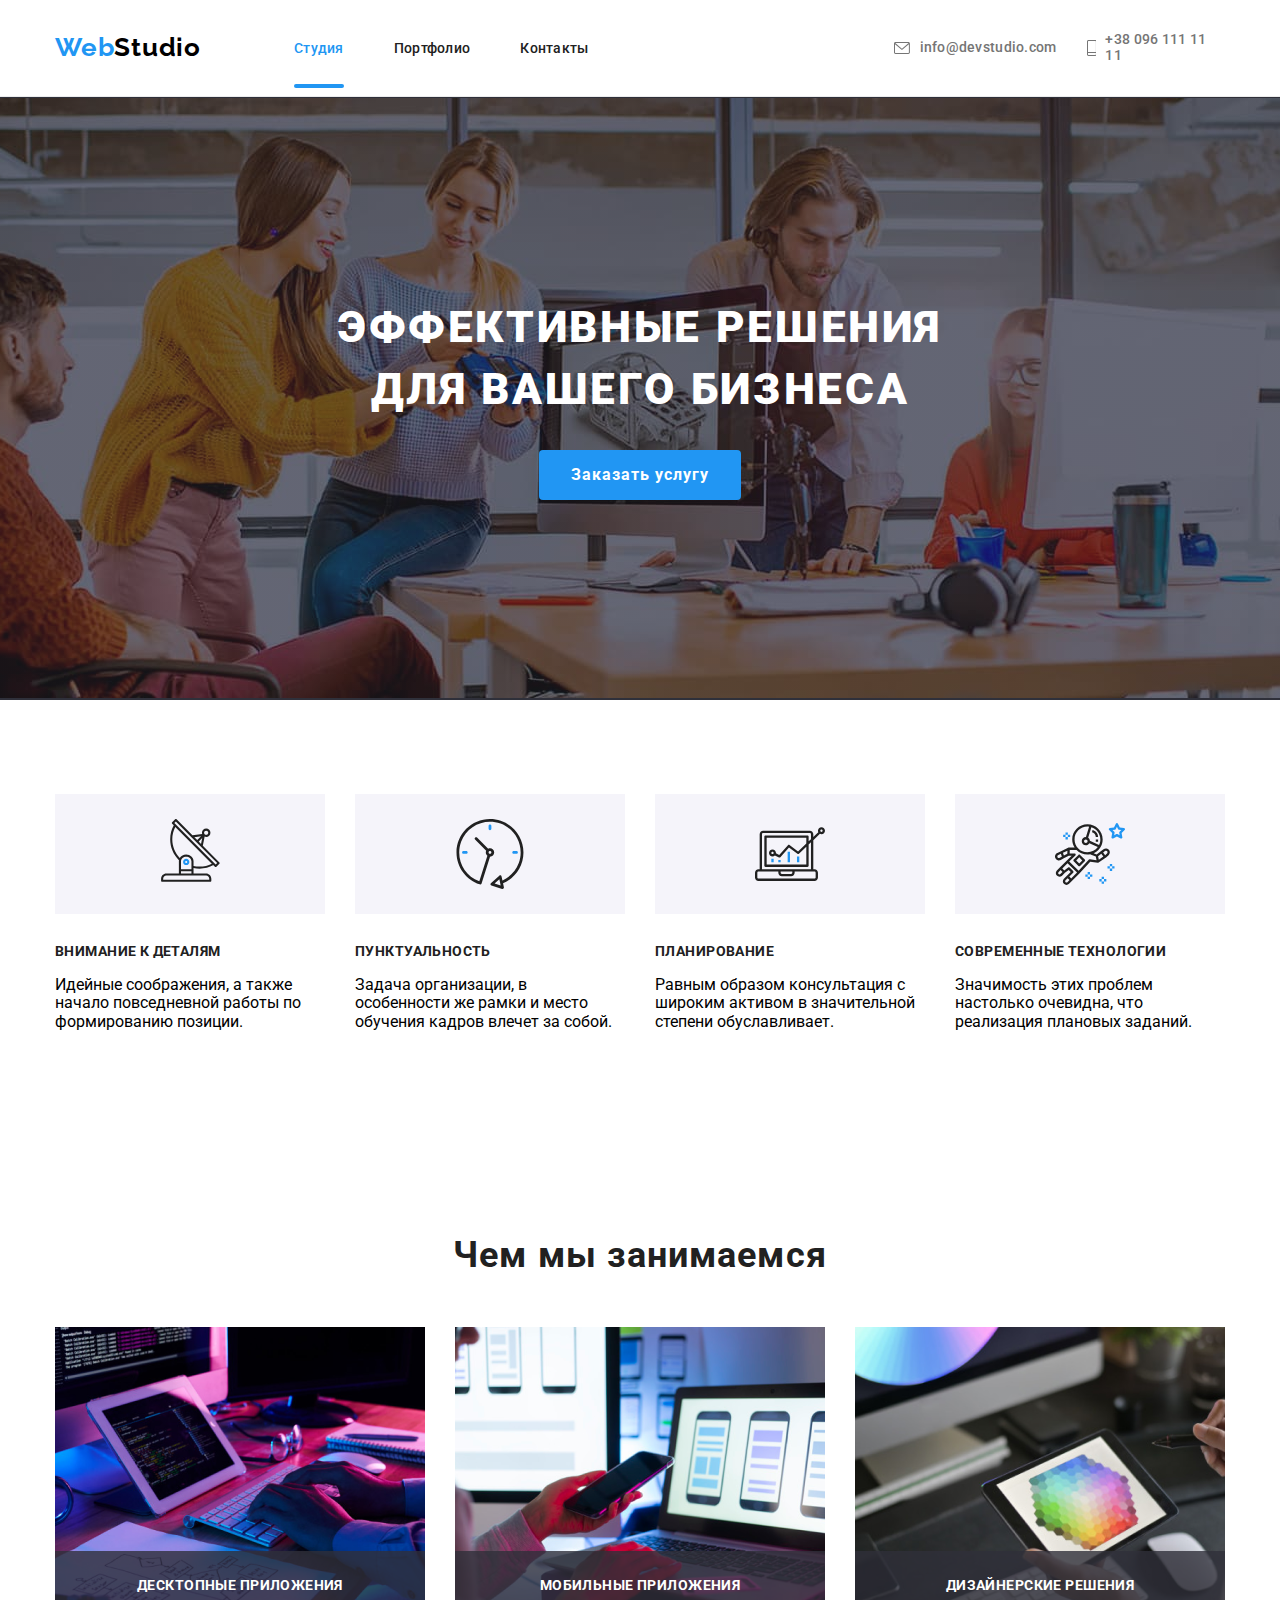
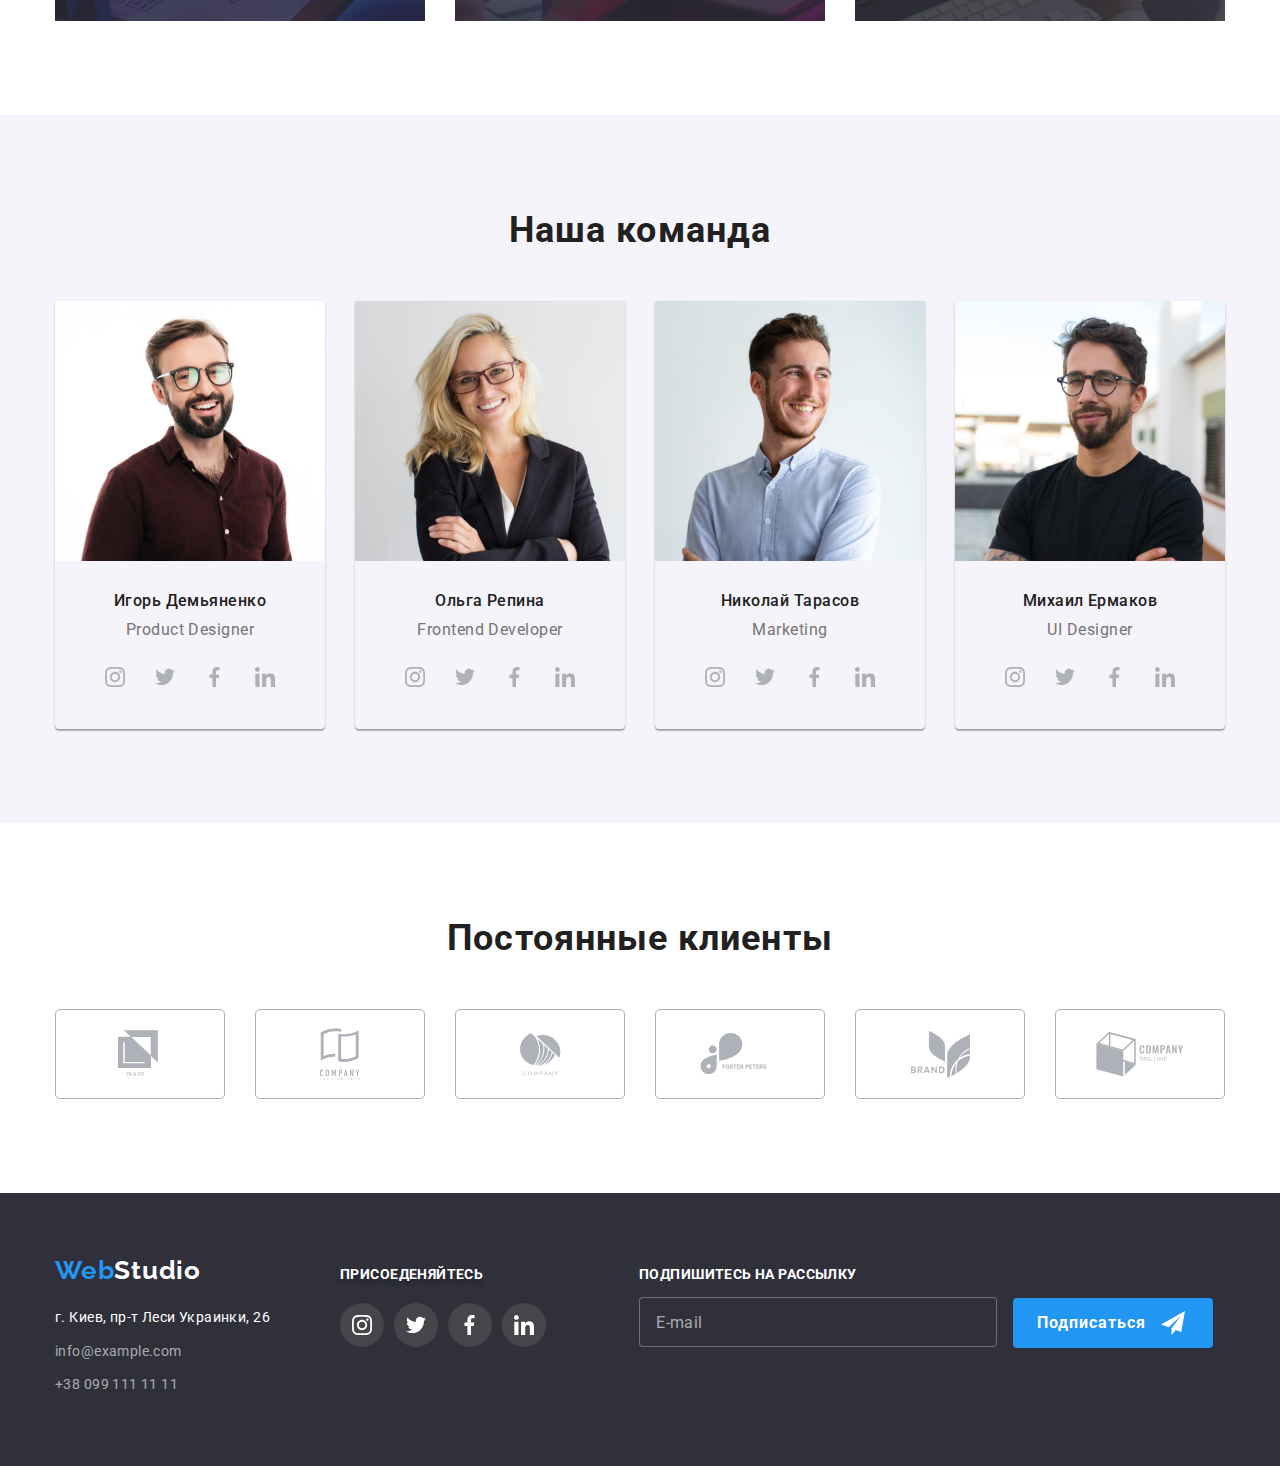
<file: index.html>
<!DOCTYPE html>
<html lang="ru">
<head>
    <meta charset="UTF-8">
    <meta name="viewport" content="width=device-width, initial-scale=1.0">
    <title>WebStudio</title>
    <link rel="preconnect" href="https://fonts.gstatic.com">
    <link rel="stylesheet" href="https://cdnjs.cloudflare.com/ajax/libs/modern-normalize/1.0.0/modern-normalize.min.css" />
    <link rel="preconnect" href="https://fonts.gstatic.com">
    <link href="https://fonts.googleapis.com/css2?family=Raleway:wght@700&family=Roboto:wght@400;500;700;900&display=swap"
        rel="stylesheet">
    <link rel="stylesheet" href="./css/main.min.css">
</head>

<body>
    
    <header class="header">
        <div class="container">
            
            <nav class="navigation">
                <a href="#" class="logo"> 
                    <span class="logo__web">Web</span>Studio
                </a>
        
                <ul class="navigation-list">
                    <li class="navigation-list__item">
                        <a class="navigation__link current" href="./index.html">Студия</a>
                    </li>
                    <li class="navigation-list__item">
                        <a class="navigation__link" href="./portfolio.html">Портфолио</a>
                    </li>
                    <li class="navigation-list__item">
                        <a class="navigation__link" href="#">Контакты</a> 
                    </li>
        
                </ul>
            </nav>

            <ul class="contacts-list">
                <li class="contacts-list__item">
                    <a class="contacts-list__link" href="mailto:info@devstudio.com">info@devstudio.com
                        <svg class="contacts-icon">
                            <use href="./img/sprite.svg#icon-email">

                            </use>
                        </svg>
                    </a>
                </li>
                <li class="contacts-list__item">
                    <a class="contacts-list__link" href="tel:+380961111111">+38 096 111 11 11
                    <svg class="contacts-icon-phone">
                        <use href="./img/sprite.svg#icon-phone">
                    
                        </use>
                    </svg>
                    </a>
                </li>
        </ul>
        </div>
    </header> 

    <main>
        
        <!--hero-->
        <section class="hero">
            <div class="container">
                <h1 class="hero__title">Эффективные решения для вашего бизнеса</h1>
                <button class="hero__button" type="button" data-modal-open>Заказать услугу</button>
            </div>
        </section>

        <!--about-->
        <section class="about">
            <div class="container">
            <h2 class="about__title" hidden>Почему мы</h2>
            <ul class="about__list">
            <li class="about-list__item">
             <div class="about-imge">
                 <svg class="about-icon">
                     <use href="./img/sprite.svg#icon-antenna1"></use>
                 </svg>
             </div>
             <h3 class="about-list__item-title">Внимание к деталям</h3>
             <p class="about-list__item-discription">Идейные соображения, а также начало повседневной работы по формированию позиции.</p>
            </li>

           <li class="about-list__item">
             <div class="about-imge">
                <svg class="about-icon">
                    <use href="./img/sprite.svg#icon-clock1"></use>
                </svg>
             </div>
             <h3 class="about-list__item-title">Пунктуальность</h3>
             <p class="about-list__item-discription">Задача организации, в особенности же рамки и место обучения кадров влечет за собой.</p>
            </li>

            <li class="about-list__item">
             <div class="about-imge">
                    <svg class="about-icon">
                        <use href="./img/sprite.svg#icon-diagram1"></use>
                    </svg>
             </div>
             <h3 class="about-list__item-title">Планирование</h3>
             <p class="about-list__item-discription">Равным образом консультация с широким активом в значительной степени обуславливает.</p>
            </li>

            <li class="about-list__item">
             <div class="about-imge">
                    <svg class="about-icon">
                        <use href="./img/sprite.svg#icon-astronaut1"></use>
                    </svg>
             </div>
             <h3 class="about-list__item-title">Современные технологии</h3>
             <p class="about-list__item-discription">Значимость этих проблем настолько очевидна, что реализация плановых заданий.</p>
            </li>
            </ul>
            </div>
        </section>

        <!--чем мы занимаемся-->
        <section class="works">
            <div class="container">
            <h2 class="works__title">Чем мы занимаемся</h2>
        <ul class="works__list">
            <li class="works-list__item">
                <div class="works__img-thumb">
                  <img src="./img/планшет+клава.png" alt="Человек печатает на клавиатуре" width="370" height="294">
                  <p class="works__img-description">
                    Десктопные приложения
                  </p>
                </div>
            </li>
            <li class="works-list__item">
                <div class="works__img-thumb">
                  <img src="./img/ноут.png" alt="Человек работает с ноутбуком и смартфоном" width="370" height="294">
                  <p class="works__img-description">
                    Мобильные приложения
                  </p>
                </div>
            </li>
            <li class="works-list__item">
                <div class="works__img-thumb">
                  <img src="./img/планшет.png" alt="Человек работает с планшетом" width="370" height="294">
                <p class="works__img-description">
                    Дизайнерские решения
                </p>
                </div>
            </li>
            
        </ul>
        </div>
        </section>

        <!--Наша команда-->
        <section class="team">
            <div class="container">
                <h2 class="team__title">Наша команда</h2>
                <ul class="team-list">
                
                    <li class="team-list__item">
                        <img class="team-img" src="./img/team/ИгорьДемьяненко.jpg" alt="Игорь Демьяненко" width="270" height="260">
                        <div class="team-container">
                            <h3 class="team__member">Игорь Демьяненко</h3>
                            <p class="team__member-discriptin">Product Designer</p>
                            <ul class="socials">

                                <li class="socials__item">
                                  <a href="#" class="social__link">
                                      <svg class="social__link-icon">
                                          <use href="./img/sprite.svg#icon-instagram2">
                                          </use>
                                      </svg>
                                  </a> 
                                </li>

                                <li class="socials__item">
                                  <a href="#" class="social__link" >
                                    <svg class="social__link-icon">
                                        <use href="./img/sprite.svg#icon-twitter2">
                                        </use>
                                    </svg>
                                  </a>  
                                </li>

                                <li class="socials__item">
                                  <a href="#" class="social__link">
                                    <svg class="social__link-icon">
                                        <use href="./img/sprite.svg#icon-facebook2">
                                        </use>
                                    </svg>
                                  </a>
                                </li>

                                <li class="socials__item">
                                  <a href="#" class="social__link">
                                    <svg class="social__link-icon">
                                        <use href="./img/sprite.svg#icon-linkedin2">
                                        </use>
                                    </svg>
                                  </a> 
                                </li>

                            </ul>
                        </div>
                    </li>
                    <li class="team-list__item">
                        <img src="./img/team/ОльгаРепина.jpg" alt="Ольга Репина" width="270" height="260">
                        <div class="team-container">
                            <h3 class="team__member">Ольга Репина</h3>
                            <p class="team__member-discriptin">Frontend Developer</p>
                            <ul class="socials">

                                <li class="socials__item">
                                   <a href="#" class="social__link">
                                    <svg class="social__link-icon">
                                        <use href="./img/sprite.svg#icon-instagram2">
                                        </use>
                                    </svg>
                                   </a>
                                </li>

                                <li class="socials__item">
                                   <a href="#" class="social__link">
                                        <svg class="social__link-icon">
                                            <use href="./img/sprite.svg#icon-twitter2">
                                            </use>
                                        </svg>
                                   </a>
                                </li>

                                <li class="socials__item">
                                   <a href="#" class="social__link">
                                    <svg class="social__link-icon">
                                        <use href="./img/sprite.svg#icon-facebook2">
                                        </use>
                                    </svg>
                                   </a>
                                </li>

                                <li class="socials__item">
                                   <a href="#" class="social__link">
                                    <svg class="social__link-icon">
                                        <use href="./img/sprite.svg#icon-linkedin2">
                                        </use>
                                    </svg>
                                   </a>
                                </li>

                            </ul>
                        </div>
                    </li>
                    <li class="team-list__item">
                        <img src="./img/team/НиколайТарасов.jpg" alt="Николай Тарасов" width="270" height="260">
                        <div class="team-container">
                            <h3 class="team__member">Николай Тарасов</h3>
                            <p class="team__member-discriptin">Marketing</p>
                            <ul class="socials">

                                <li class="socials__item">
                                  <a href="#" class="social__link">
                                    <svg class="social__link-icon">
                                        <use href="./img/sprite.svg#icon-instagram2">
                                        </use>
                                    </svg>
                                  </a>
                                </li>

                                <li class="socials__item">
                                  <a href="#" class="social__link">
                                    <svg class="social__link-icon">
                                        <use href="./img/sprite.svg#icon-twitter2">
                                        </use>
                                    </svg>
                                  </a>
                                </li>

                                <li class="socials__item">
                                  <a href="#" class="social__link">
                                    <svg class="social__link-icon">
                                        <use href="./img/sprite.svg#icon-facebook2">
                                        </use>
                                    </svg>
                                  </a>
                                </li>

                                <li class="socials__item">
                                  <a href="#" class="social__link">
                                    <svg class="social__link-icon">
                                        <use href="./img/sprite.svg#icon-linkedin2">
                                        </use>
                                    </svg>
                                  </a>
                                </li>
                            </ul>
                        </div>
                    </li>
                    <li class="team-list__item">
                        <img src="./img/team/МихаилЕрмаков.jpg" alt="Михаил Ермаков" width="270" height="260">
                        <div class="team-container">
                            <h3 class="team__member">Михаил Ермаков</h3>
                            <p class="team__member-discriptin">UI Designer</p>
                            <ul class="socials">

                                <li class="socials__item">
                                  <a href="#" class="social__link">
                                    <svg class="social__link-icon">
                                        <use href="./img/sprite.svg#icon-instagram2">
                                        </use>
                                    </svg>
                                  </a> 
                                </li>
                                   
                                <li class="socials__item">
                                  <a href="#" class="social__link">
                                    <svg class="social__link-icon">
                                        <use href="./img/sprite.svg#icon-twitter2">
                                        </use>
                                    </svg>
                                  </a>
                                </li>
                                   
                                <li class="socials__item">
                                  <a href="#" class="social__link">
                                    <svg class="social__link-icon">
                                        <use href="./img/sprite.svg#icon-facebook2">
                                        </use>
                                    </svg>
                                  </a>
                                </li>

                                <li class="socials__item">
                                  <a href="#" class="social__link">
                                    <svg class="social__link-icon">
                                        <use href="./img/sprite.svg#icon-linkedin2">
                                        </use>
                                    </svg>
                                  </a>
                                </li>

                            </ul>
                        </div>
                    </li>
            
                </ul>
            </div>
        </section>
        
        <!--постоянные клиенты-->

        <section class="clients">
            <div class="container">

            <h2 class="clients__title">Постоянные клиенты</h2>

            <ul class="clients__list">
                <li class="clients__item">
                    <a href="" class="clients__link">
                        <svg class="clients__icon" width="44" height="49">
                            <use href="./img/sprite.svg#icon-yaco3"></use>
                        </svg>
                    </a>
                </li>
                <li class="clients__item">
                    <a href="" class="clients__link">
                        <svg class="clients__icon" width="40" height="52">
                            <use href="./img/sprite.svg#icon-co3"></use>
                        </svg>
                    </a>
                </li>
                <li class="clients__item">
                    <a href="" class="clients__link">
                        <svg class="clients__icon" width="41" height="43">
                            <use href="./img/sprite.svg#icon-company3"></use>
                        </svg>
                    </a>
                </li>
                <li class="clients__item">
                    <a href="" class="clients__link">
                        <svg class="clients__icon" width="80" height="42">
                            <use href="./img/sprite.svg#icon-fosterpeters3"></use>
                        </svg>
                    </a>
                </li>
                <li class="clients__item">
                    <a href="" class="clients__link">
                        <svg class="clients__icon" width="59" height="47">
                            <use href="./img/sprite.svg#icon-brand3"></use>
                        </svg>
                    </a>
                </li>
                <li class="clients__item">
                    <a href="" class="clients__link">
                        <svg class="clients__icon" width="88" height="45">
                            <use href="./img/sprite.svg#icon-companytagline3"></use>
                        </svg>
                    </a>
                </li>
            </ul>
            </div>
        </section>
        
    </main>

         <!--footer-->

    <footer class="footer">
      <div class="container">
        <div class="foot-main">
         <div class="foot-contacts">
           <a class="logo footer" href="#"> <span class="logo__web">Web</span>Studio</a>

           <address class="address">
            <p class="address__discription">г. Киев, пр-т Леси Украинки, 26</p>
            <ul class="address__list">
            <li class="address__list-item"><a class="address__link" href="mailto:info@example.com">info@example.com</a></li>
            <li class="address__list-item"><a class="address__link" href="tel:+380991111111">+38 099 111 11 11</a></li>
            </ul>
           </address>
         </div>

         <div class="foot-social">
            <p class="foot-social-title">Присоеденяйтесь</p>

            <ul class="foot-social-link-list">
            
                <li class="foot-social-link-item">
                    <a href="#" class="foot-social-link">
                        <svg class="foot-social-link-icon">
                            <use href="./img/sprite.svg#icon-instagram2">
                            </use>
                        </svg>
                    </a>
                </li>
            
                <li class="foot-social-link-item">
                    <a href="#" class="foot-social-link">
                        <svg class="foot-social-link-icon">
                            <use href="./img/sprite.svg#icon-twitter2">
                            </use>
                        </svg>
                    </a>
                </li>
            
                <li class="foot-social-link-item">
                    <a href="#" class="foot-social-link">
                        <svg class="foot-social-link-icon">
                            <use href="./img/sprite.svg#icon-facebook2">
                            </use>
                        </svg>
                    </a>
                </li>
            
                <li class="foot-social-link-item">
                    <a href="#" class="foot-social-link">
                        <svg class="foot-social-link-icon">
                            <use href="./img/sprite.svg#icon-linkedin2">
                            </use>
                        </svg>
                    </a>
                </li>
            
            </ul>
         
        </div>

        <div class="sign-in-conteiner">

         <form> 
            <p class="sign-in-title">Подпишитесь на рассылку</p>
            <input type="email" class="footer-e-mail" placeholder="E-mail">
            <button type="submit" class="footer-send-button">Подписаться
                <svg class="footer-send-button-icon">
                    <use href="./img/sprite.svg#icon-mail-send"></use>
                </svg>
            </button>
          </form>
        </div>
      </div>
    </div> 
    </footer>

    <div class="backdrop is-hidden" data-modal>
        <div class="modal">
            <button type="button" class="modal-close-button" data-modal-close>
                <svg class="icon-close-modal">
                    <use href="./img/sprite.svg#icon-cros-close"></use>
                </svg>
            </button>

            <form class="modal-form">

                <p class="modal-title">
                    Оставьте свои данные, мы вам перезвоним
                </p>

                <label class="modal-label">Имя
                    <span class="madal-input-wraper">
                      <input type="text" name="user-name" class="modal-input">
                      <svg class="modal-icon">
                        <use href="./img/sprite.svg#icon-user-name"></use>
                      </svg>
                    </span>
                </label>
                
                
                

                <label class="modal-label">Телефон
                    <span class="madal-input-wraper">
                      <input type="tel" name="user-phone" class="modal-input">
                      <svg class="modal-icon">
                        <use href="./img/sprite.svg#icon-user-phone"></use>
                      </svg>
                    </span>
                </label>
                

                <label class="modal-label">Почта
                    <span class="madal-input-wraper">
                      <input type="email" name="user-email" class="modal-input">
                      <svg class="modal-icon">
                        <use href="./img/sprite.svg#icon-email-black-18dp-1"></use>
                      </svg>
                    </span>
                </label>
                

                <label class="modal-label">Комментарий
                    <textarea name="user-comment" class="modal-comment" placeholder="Введите текст"></textarea>
                </label>
                
                <input id="check" type="checkbox" name="user-check" class="modal-check visually-hidden">
                <label for="check" class="modal-check-discription">Соглашаюсь с рассылкой и принимаю 
                    <a href="#" class="modal-link">Условия договора</a>
                </label>

                <button type="submit" class="modal-send-button">Отправить</button>
                
            </form>
        </div>
    </div>

 <script src="./js/modal.js"></script>
    
</body>
</html>
</file>
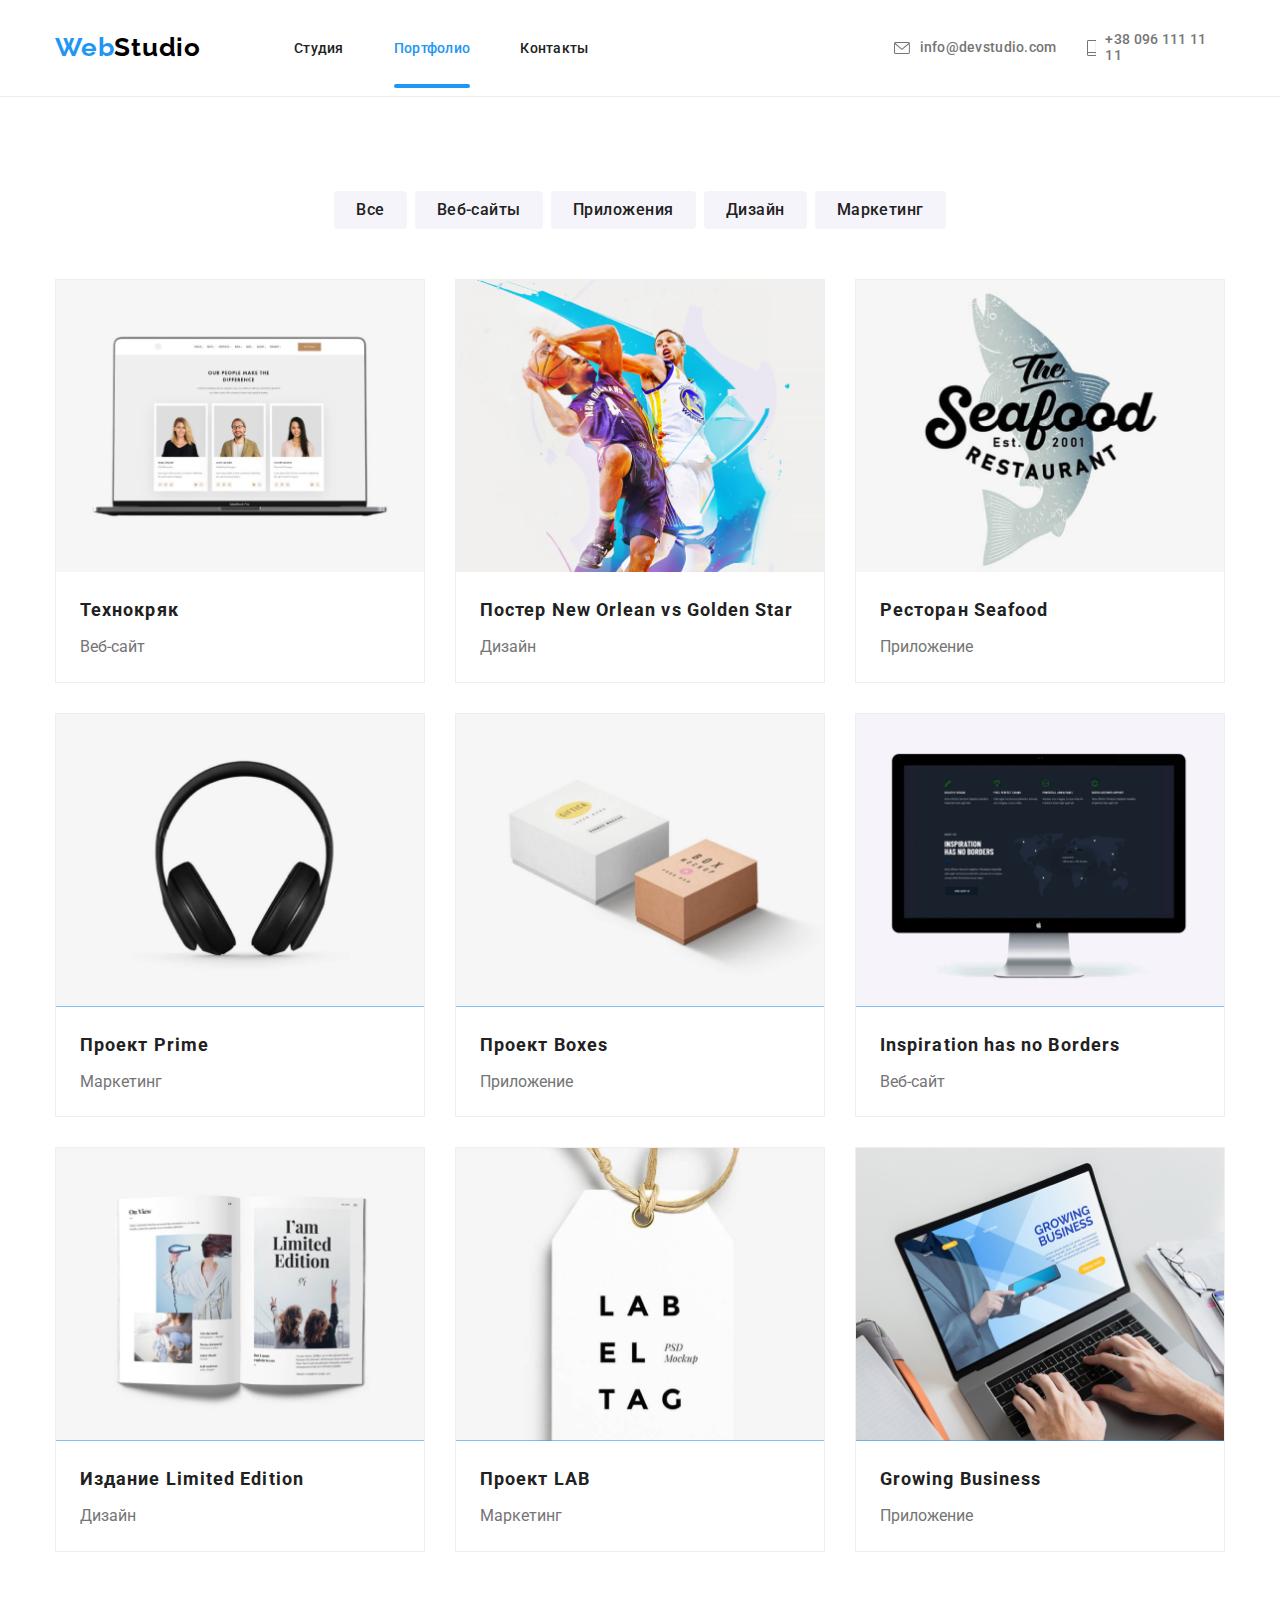
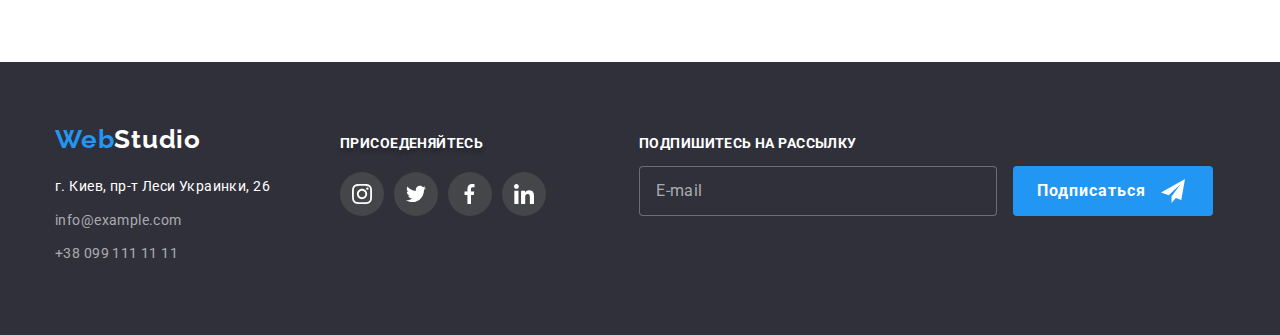
<file: portfolio.html>
<!DOCTYPE html>
<html lang="ru">
<head>
    <meta charset="UTF-8">
    <meta name="viewport" content="width=device-width, initial-scale=1.0">
    <title>Portfolio</title>
    <link rel="preconnect" href="https://fonts.gstatic.com">
    <link rel="stylesheet" href="https://cdnjs.cloudflare.com/ajax/libs/modern-normalize/1.0.0/modern-normalize.min.css" />
    <link rel="preconnect" href="https://fonts.gstatic.com">
    <link rel="preconnect" href="https://fonts.gstatic.com">
    <link href="https://fonts.googleapis.com/css2?family=Raleway:wght@700&family=Roboto:wght@400;500;700;900&display=swap"
        rel="stylesheet">
     <link rel="stylesheet" href="./css/main.min.css">
</head>

<body>

<header class="header">
    <div class="container">

        <nav class="navigation">
            <a href="#" class="logo"> <span class="logo__web">Web</span>Studio</a>

            <ul class="navigation-list">
                <li class="navigation-list__item">
                    <a class="navigation__link" href="./index.html">Студия</a>
                </li>
                <li class="navigation-list__item">
                    <a class="navigation__link current" href="./portfolio.html">Портфолио</a>
                </li>
                <li class="navigation-list__item">
                    <a class="navigation__link" href="#">Контакты</a>
                </li>

            </ul>
        </nav>

        <ul class="contacts-list">
            <li class="contacts-list__item">
                <a class="contacts-list__link" href="mailto:info@devstudio.com">info@devstudio.com
                    <svg class="contacts-icon">
                        <use href="./img/sprite.svg#icon-email">

                        </use>
                    </svg>
                </a>
            </li>
            <li class="contacts-list__item">
                <a class="contacts-list__link" href="tel:+380961111111">+38 096 111 11 11
                    <svg class="contacts-icon-phone">
                        <use href="./img/sprite.svg#icon-phone">

                        </use>
                    </svg>
                </a>
            </li>
        </ul>
    </div>
</header>

<h1 class="visually-hidden">Portfolio</h1>

<!--ФИЛЬТР-->

    <section class="portfolio-main">
        <div class="container">

            <ul class="filter-bottons">
                <li>
                    <a class="filter-botton" href="#">Все</a>
                </li>

                <li>
                    <a class="filter-botton" href="#">Веб-сайты</a>
                </li>

                <li>
                    <a class="filter-botton" href="#">Приложения</a>
                </li>

                <li>
                    <a class="filter-botton" href="#">Дизайн</a>
                </li>

                <li>
                    <a class="filter-botton" href="#">Маркетинг</a>
                </li>

            </ul>





<!--ПРОЕКТЫ-->

            <ul class="projects-list">

                <li class="projects-list-item">
                    <a class="project-link" href="#">
                        <div class="card-thumb">
                            <img src="./img/технокряк.png" alt="ноутбук">
                            <p class="card-overlay">Технокряк это современная площадка распространения коронавируса. Компании используют эту
                                платформу для цифрового
                                шпионажа и атак на защищённые сервера конкурентов.
                            </p>
                        </div>
                        <div class="discription">
                            <h2 class="projects-list-title">Технокряк</h2>
                            <p class="projects-list-discription">Веб-сайт</p>
                        </div>
                    </a>
                </li>

                <li class="projects-list-item">
                    <a class="project-link" href="#">
                        <div class="card-thumb">
                            <img src="./img/ПостерNewOrleanvsGoldenStar.png" alt="баскетьолисты">
                            <p class="card-overlay">Технокряк это современная площадка распространения коронавируса. Компании используют эту
                                платформу для цифрового
                                шпионажа и атак на защищённые сервера конкурентов.
                            </p>
                        </div>
                        <div class="discription">
                            <h2 class="projects-list-title">Постер New Orlean vs Golden Star</h2>
                            <p class="projects-list-discription">Дизайн</p>
                        </div>
                    </a>
                </li>

                <li class="projects-list-item">
                    <a class="project-link" href="#">
                        <div class="card-thumb">
                            <img src="./img/РесторанSeafood.png" alt="рыба">
                            <p class="card-overlay">Технокряк это современная площадка распространения коронавируса. Компании используют эту
                                платформу для цифрового
                                шпионажа и атак на защищённые сервера конкурентов.
                            </p>
                        </div>
                        <div class="discription">
                            <h2 class="projects-list-title">Ресторан Seafood</h2>
                            <p class="projects-list-discription">Приложение</p>
                        </div>
                    </a>
                </li>

                <li class="projects-list-item">
                    <a class="project-link" href="#">
                        <div class="card-thumb">
                            <img src="./img/ПроектPrime.png" alt="наушники">
                            <p class="card-overlay">Технокряк это современная площадка распространения коронавируса. Компании используют эту
                                платформу для цифрового
                                шпионажа и атак на защищённые сервера конкурентов.
                            </p>
                        </div>
                        <div class="discription">
                            <h2 class="projects-list-title">Проект Prime</h2>
                            <p class="projects-list-discription">Маркетинг</p>
                        </div>
                    </a>
                </li>

                <li class="projects-list-item">
                    <a class="project-link" href="#">
                        <div class="card-thumb">
                            <img src="./img/ПроектBoxes.png" alt="коробки">
                            <p class="card-overlay">Технокряк это современная площадка распространения коронавируса. Компании используют эту
                                платформу для цифрового
                                шпионажа и атак на защищённые сервера конкурентов.
                            </p>
                        </div>
                        <div class="discription">
                            <h2 class="projects-list-title">Проект Boxes</h2>
                            <p class="projects-list-discription">Приложение</p>
                        </div>
                    </a>
                </li>

                <li class="projects-list-item">
                    <a class="project-link" href="">
                        <div class="card-thumb">
                            <img src="./img/InspirationhasnoBorders.png" alt="монитор">
                            <p class="card-overlay">Технокряк это современная площадка распространения коронавируса. Компании используют эту
                                платформу для цифрового
                                шпионажа и атак на защищённые сервера конкурентов.
                            </p>
                        </div>
                        <div class="discription">
                            <h2 class="projects-list-title">Inspiration has no Borders</h2>
                            <p class="projects-list-discription">Веб-сайт</p>
                        </div>
                    </a>
                </li>

                <li class="projects-list-item">
                    <a class="project-link" href="#">
                        <div class="card-thumb">
                            <img src="./img/ИзданиеLimitedEdition.png" alt="журнал">
                            <p class="card-overlay">Технокряк это современная площадка распространения коронавируса. Компании используют эту
                                платформу для цифрового
                                шпионажа и атак на защищённые сервера конкурентов.
                            </p>
                        </div>
                        <div class="discription">
                            <h2 class="projects-list-title">Издание Limited Edition</h2>
                            <p class="projects-list-discription">Дизайн</p>
                        </div>
                    </a>
                </li>

                <li class="projects-list-item">
                    <a class="project-link" href="#">
                        <div class="card-thumb">
                            <img src="./img/ПроектLAB.png" alt="бирка">
                            <p class="card-overlay">Технокряк это современная площадка распространения коронавируса. Компании используют эту
                                платформу для цифрового
                                шпионажа и атак на защищённые сервера конкурентов.
                            </p>
                        </div>
                        <div class="discription">
                            <h2 class="projects-list-title">Проект LAB</h2>
                            <p class="projects-list-discription">Маркетинг</p>
                        </div>
                    </a>
                </li>

                <li class="projects-list-item">
                    <a class="project-link" href="#">
                        <div class="card-thumb">
                            <img src="./img/GrowingBusiness.png" alt="ноутбукируки">
                            <p class="card-overlay">Технокряк это современная площадка распространения коронавируса. Компании используют эту
                                платформу для цифрового
                                шпионажа и атак на защищённые сервера конкурентов.
                            </p>
                        </div>
                        <div class="discription">
                            <h2 class="projects-list-title">Growing Business</h2>
                            <p class="projects-list-discription">Приложение</p>
                        </div>
                    </a>
                </li>

            </ul>
        </div>
    </section>


<footer class="footer">
    <div class="container">
        <div class="foot-main">
            <div class="foot-contacts">
                <a class="logo footer" href="#"> <span class="logo__web">Web</span>Studio</a>

                <address class="address">
                    <p class="address__discription">г. Киев, пр-т Леси Украинки, 26</p>
                    <ul class="address__list">
                        <li class="address__list-item"><a class="address__link"
                                href="mailto:info@example.com">info@example.com</a></li>
                        <li class="address__list-item"><a class="address__link" href="tel:+380991111111">+38 099 111 11
                                11</a></li>
                    </ul>
                </address>
            </div>

            <div class="foot-social">
                <p class="foot-social-title">Присоеденяйтесь</p>

                <ul class="foot-social-link-list">

                    <li class="foot-social-link-item">
                        <a href="#" class="foot-social-link">
                            <svg class="foot-social-link-icon">
                                <use href="./img/sprite.svg#icon-instagram2">
                                </use>
                            </svg>
                        </a>
                    </li>

                    <li class="foot-social-link-item">
                        <a href="#" class="foot-social-link">
                            <svg class="foot-social-link-icon">
                                <use href="./img/sprite.svg#icon-twitter2">
                                </use>
                            </svg>
                        </a>
                    </li>

                    <li class="foot-social-link-item">
                        <a href="#" class="foot-social-link">
                            <svg class="foot-social-link-icon">
                                <use href="./img/sprite.svg#icon-facebook2">
                                </use>
                            </svg>
                        </a>
                    </li>

                    <li class="foot-social-link-item">
                        <a href="#" class="foot-social-link">
                            <svg class="foot-social-link-icon">
                                <use href="./img/sprite.svg#icon-linkedin2">
                                </use>
                            </svg>
                        </a>
                    </li>

                </ul>
            </div>

            <div class="sign-in-conteiner">
            
                <form>
                    <p class="sign-in-title">Подпишитесь на рассылку</p>
                    <input type="email" class="footer-e-mail" placeholder="E-mail">
                    <button type="submit" class="footer-send-button">Подписаться
                        <svg class="footer-send-button-icon">
                            <use href="./img/sprite.svg#icon-mail-send"></use>
                        </svg>
                    </button>
                </form>
            </div>
        </div>
    </div>
</footer>

</body>
</html>
</file>
<file: css/main.min.css>
:root{--primery-white: #ffffff;--primery-black: #212121;--primery-blue: #2196f3;--primery-grey: #757575}ul{list-style:none}a{text-decoration:none}*,*::before,*::after{box-sizing:border-box}body{font-family:Roboto}img{height:auto;display:block;max-width:100%}.navigation-list,.about__list{padding:0px;display:flex;align-items:center}.visually-hidden:not(:focus):not(:active),input[type="checkbox"].visually-hidden,input[type="radio"].visually-hidden{position:absolute;width:1px;height:1px;margin:-1px;border:0;padding:0;white-space:nowrap;clip-path:inset(100%);clip:rect(0 0 0 0);overflow:hidden}.container{width:1200px;margin:0 auto;padding-left:15px;padding-right:15px}.backdrop{position:fixed;left:0;top:0;width:100%;height:100%;background-color:rgba(0,0,0,0.2);opacity:1;transition:opacity 250ms cubic-bezier(0.4, 0, 0.2, 1)}.modal{position:absolute;left:50%;top:50%;width:528px;height:581px;background:#ffffff;box-shadow:0px 1px 3px rgba(0,0,0,0.12),0px 1px 1px rgba(0,0,0,0.14),0px 2px 1px rgba(0,0,0,0.2);border-radius:4px;transform:scale(1) translate(-50%, -50%);transition:transform 250ms cubic-bezier(0.4, 0, 0.2, 1),visibility 250ms cubic-bezier(0.4, 0, 0.2, 1);padding:40px}.backdrop.is-hidden .modal{transform:scale(0) translate(-50%, -50%)}.modal-close-button{display:flex;position:absolute;align-items:center;justify-content:center;width:30px;height:30px;padding:0px;margin:0px;border-radius:50%;border:1px solid rgba(0,0,0,0.1);background-color:var(--primery-white);top:8px;right:8px;cursor:pointer}.modal-close-button:hover .icon-close-modal,.modal-close-button:focus .icon-close-modal{fill:var(--primery-blue)}.icon-close-modal{width:11px;height:11px;transition:fill 250ms cubic-bezier(0.4, 0, 0.2, 1)}.is-hidden{opacity:0;visibility:hidden;pointer-events:none}.modal-form{display:flex;flex-direction:column}.modal-title{margin:0px;padding-bottom:12px;font-weight:700;font-size:20px;line-height:1.15;text-align:center;letter-spacing:0.03em;color:var(--primery-black)}.modal-label{display:block;margin-bottom:10px;font-weight:400;font-size:12px;letter-spacing:0.01em;color:var(--primery-grey)}.modal-input{display:block;height:40px;width:100%;padding-left:42px;border:1px solid rgba(33,33,33,0.2);border-radius:4px;font-size:16px;transition:border-color 250ms cubic-bezier(0.4, 0, 0.2, 1)}.modal-input:focus{outline:none;border-color:var(--primery-blue)}.modal-input:focus+.modal-icon{fill:var(--primery-blue)}.madal-input-wraper{display:block;position:relative;padding-top:4px}.modal-comment{display:block;width:100%;height:120px;margin-top:4px;padding:12px;font-weight:400;font-size:14px;line-height:1.14;letter-spacing:0.01em;border:1px solid rgba(33,33,33,0.2);border-radius:4px;resize:none;transition:border-color 250ms cubic-bezier(0.4, 0, 0.2, 1)}.modal-comment:focus{outline:none;border-color:var(--primery-blue)}.modal-comment::placeholder{font-weight:400;font-size:14px;line-height:1.14;letter-spacing:0.01em;color:rgba(117,117,117,0.5)}.modal-icon{position:absolute;width:18px;height:18px;top:50%;left:12px;transform:translateY(-50%);fill:var(--primery-black);transition:fill 250ms cubic-bezier(0.4, 0, 0.2, 1)}.modal-check-discription{padding-top:20px;display:flex;align-items:center;font-weight:400;font-size:14px;line-height:1.71;letter-spacing:0.03em;color:var(--primery-grey)}.modal-check-discription::before{display:inline-block;margin-right:8px;content:"";width:15px;height:15px;border:solid 2px #212121;border-radius:1px}.modal-check:checked+.modal-check-discription::before{background-image:url("../img/icon-check.svg");background-position:center;height:15px;width:15px;border:none}.modal-check:focus+.modal-check-discription::before{outline:2px solid #188ce8}.modal-link{font-weight:400;font-size:14px;line-height:1.71;letter-spacing:0.03em;text-decoration-line:underline;color:var(--primery-blue)}.socials{display:flex;padding:0px;margin-top:16px;margin-right:32px;margin-left:32px;justify-content:space-evenly;align-items:center}.social__link{display:flex;justify-content:center;align-items:center;width:44px;height:44px;border-radius:50%;fill:#afb1b8;transition:background-color 250ms cubic-bezier(0.4, 0, 0.2, 1)}.social__link:hover,.social__link:focus{background-color:var(--primery-blue)}.social__link:hover .social__link-icon,.social__link:focus .social__link-icon{fill:#ffffff}.social__link-icon{width:20px;height:20px;transition:fill 250ms cubic-bezier(0.4, 0, 0.2, 1)}.hero__button{min-width:200px;padding:10px 32px;font-weight:700;font-size:16px;line-height:1.87;letter-spacing:0.06em;color:var(--primery-white);background-color:var(--primery-blue);border-radius:4px;border:0}.filter-botton{display:inline-block;padding:6px 22px;font-weight:500;font-size:16px;line-height:1.62;text-align:center;letter-spacing:0.03em;border-radius:4px;color:var(--primery-black);background-color:#f5f4fa;transition:background-color 250ms cubic-bezier(0.4, 0, 0.2, 1),color 250ms cubic-bezier(0.4, 0, 0.2, 1),box-shadow 250ms cubic-bezier(0.4, 0, 0.2, 1)}.filter-botton:hover,.filter-botton:focus{color:var(--primery-white);background-color:var(--primery-blue);box-shadow:0px 1px 3px rgba(0,0,0,0.12),0px 1px 1px rgba(0,0,0,0.14),0px 2px 1px rgba(0,0,0,0.2)}.modal-send-button{min-width:200px;align-self:center;margin-top:30px;padding:10px 32px;font-weight:700;font-size:16px;line-height:1.87;letter-spacing:0.06em;color:var(--primery-white);background-color:var(--primery-blue);border-radius:4px;border:0;box-shadow:0px 4px 4px rgba(0,0,0,0.25)}.modal-send-button:focus,.modal-send-button:hover{background-color:#188ce8}.footer-send-button{position:relative;min-width:200px;margin-left:12px;padding:10px 24px;text-align:left;font-style:normal;font-weight:700;font-size:16px;line-height:1.87;letter-spacing:0.06em;color:var(--primery-white);background-color:var(--primery-blue);border-radius:4px;border:0}.footer-send-button-icon{position:absolute;right:28px;top:13px;height:24px;width:24px}.header .container{display:flex;align-items:center}.header{border-bottom:1px solid #ececec;max-width:1600px;margin:auto}.navigation{display:flex;align-items:center}.logo{font-family:Raleway;font-weight:700;font-size:26px;line-height:1.19;letter-spacing:0.03em;color:#000000;margin-right:93px;padding:24px 0px}.logo__web{color:var(--primery-blue)}.navigation-list{margin:0px}.navigation-list__item:not(:last-child){margin-right:50px}.navigation__link{font-weight:500;font-size:14px;line-height:1.14;letter-spacing:0.02em;color:var(--primery-black);padding:32px 0;transition:color 250ms cubic-bezier(0.4, 0, 0.2, 1)}.navigation__link:hover,.navigation__link:focus{color:var(--primery-blue)}.navigation__link.current{color:var(--primery-blue);position:relative}.navigation__link.current::after{display:block;position:absolute;content:"";bottom:0;width:100%;height:4px;border-radius:2px;background-color:var(--primery-blue)}.navigation__link.current .contacts-list{padding:0px;display:flex;align-items:center;margin-left:305px;margin-top:0px;margin-bottom:0px}.contacts-list{padding:0px;display:flex;align-items:center;margin-left:305px;margin-top:0px;margin-bottom:0px}.navigation__link.current .contacts-list__item:not(:last-child){margin-right:30px}.contacts-list__item:not(:last-child){margin-right:30px}.contacts-list__link{display:flex;justify-content:center;align-items:center;flex-direction:row-reverse;flex-wrap:nowrap;font-weight:500;font-size:14px;line-height:1.14;letter-spacing:0.02em;color:var(--primery-grey);padding:32px 0;transition:color 250ms cubic-bezier(0.4, 0, 0.2, 1)}.contacts-list__link:hover,.contacts-list__link:focus{color:var(--primery-blue)}.contacts-list__link:hover .contacts-icon,.contacts-list__link:focus .contacts-icon{fill:var(--primery-blue)}.contacts-list__link:hover .contacts-icon-phone,.contacts-list__link:focus .contacts-icon-phone{fill:var(--primery-blue)}.contacts-icon{margin-right:10px;height:12px;width:16px;fill:#757575;transition:fill 250ms cubic-bezier(0.4, 0, 0.2, 1)}.contacts-icon-phone{margin-right:9px;height:16px;width:10px;fill:#757575;transition:fill 250ms cubic-bezier(0.4, 0, 0.2, 1)}.address-link:hover,.address-link:focus{color:var(--primery-blue)}.hero{margin:auto;padding-top:200px;padding-bottom:200px;background-color:#2f303a;background-image:linear-gradient(to right, rgba(47,48,58,0.4), rgba(47,48,58,0.4)),url("../img/hero-foto.jpg");height:auto;display:block;max-width:100%;background-repeat:no-repeat;text-align:center;background-position:center}.hero__title{width:700px;margin:0 auto 30px;font-weight:900;font-size:44px;line-height:1.4;letter-spacing:0.06em;text-align:center;letter-spacing:0.06em;text-transform:uppercase;color:#ffffff}.about{padding-top:94px;padding-bottom:94px}.about__title{color:var(--primery-white)}.about__list{margin:0px}.about-list__item{width:calc((100% - 3 * 30px) / 4)}.about-list__item:not(:last-child){margin-right:30px}.about-imge{display:flex;justify-content:center;align-items:center;height:120px;width:270px;margin-bottom:30px;background-color:#f5f4fa}.about-icon{height:70px;width:70px}.about-list__item-title{font-weight:700;font-size:14px;line-height:1.14;letter-spacing:0.03em;color:var(--primery-black);text-transform:uppercase}.about-list__item-title,.about-list__item-title .about-list__item-discription{margin:0 0;margin-bottom:10px}.about-list__item-title .about-list__item-discription{font-weight:400;font-size:14px;line-height:1.71;color:var(--primery-grey);margin-bottom:0px}.works{padding-top:0px;padding-top:94px;padding-bottom:94px}.works__title{font-weight:700;font-size:36px;line-height:1.16;letter-spacing:0.03em;text-align:center;color:var(--primery-black);padding-bottom:0px;border:0px;margin-top:0px;margin-bottom:50px}.works__list{display:flex;margin:0px;padding-left:0px}.works-list__item:not(:last-child){margin-right:30px}.works__img-thumb{position:relative;height:auto;display:block;max-width:100%}.works__img-description{position:absolute;width:100%;left:0;top:0;margin-top:224px;padding:27px;background-color:rgba(47,48,58,0.8);color:var(--primery-white);font-weight:700;font-size:14px;line-height:1.14;text-align:center;letter-spacing:0.03em;text-transform:uppercase}.team{padding-top:94px;padding-bottom:94px;margin:auto;max-width:1600px;background-color:#f5f4fa}.team__title{font-weight:700;font-size:36px;line-height:1.17;text-align:center;letter-spacing:0.03em;color:var(--primery-black);margin:0px;margin-bottom:50px}.team-list{margin:0px;display:flex;margin-left:-30px;padding-bottom:0px;padding-left:0px}.team-list__item{flex-basis:calc(100% / 3 - 30px);margin-left:30px;box-shadow:0px 1px 3px rgba(0,0,0,0.12),0px 1px 1px rgba(0,0,0,0.14),0px 2px 1px rgba(0,0,0,0.2);border-radius:0px 0px 4px 4px}.team-container{padding-top:30px;padding-bottom:30px}.team-img{height:auto;display:block;max-width:100%}.team__member{margin:0px;margin-right:auto;margin-bottom:10px;font-weight:500;font-size:16px;line-height:1.19;letter-spacing:0.03em;text-align:center;color:var(--primery-black)}.team__member-discriptin{margin-top:0px;margin:0px;font-weight:400;font-size:16px;line-height:1.19;letter-spacing:0.03em;text-align:center;color:var(--primery-grey)}.clients{padding-top:94px;padding-bottom:94px}.clients__title{font-weight:700;font-size:36px;line-height:1.17;text-align:center;letter-spacing:0.03em;color:var(--primery-black);margin:0px;margin-bottom:50px}.clients__list{display:flex;margin:0px;padding:0px}.clients__link{display:flex;justify-content:center;align-items:center;width:170px;height:90px;border:1px solid #afb1b8;border-radius:5px;transition:border 250ms cubic-bezier(0.4, 0, 0.2, 1)}.clients__link:hover,.clients__link:focus{border:1px solid var(--primery-blue)}.clients__item:not(:first-child){margin-left:30px}.clients__icon{display:block;fill:#afb1b8;transition:fill 250ms cubic-bezier(0.4, 0, 0.2, 1)}.clients__link:hover .clients__icon,.clients__link:focus .clients__icon{fill:var(--primery-blue)}.footer{display:flex;background-color:#2f303a;max-width:1600px;margin:auto;padding-top:60px;padding-bottom:60px}.foot-main{display:flex;align-items:baseline}.logo.footer{margin-bottom:20px;font-family:Raleway;font-weight:700;font-size:26px;line-height:1.19;letter-spacing:0.03em;color:var(--primery-white);padding:0}.address{font-style:normal}.address__discription{font-weight:400;font-size:14px;line-height:1.71;letter-spacing:0.03em;color:var(--primery-white);margin:0px;margin-bottom:10px}.address__list{margin-top:0px;margin-bottom:0px;padding:0px}.address__list-item{margin-bottom:9px}.address__link{font-weight:400;font-size:14px;line-height:1.71;letter-spacing:0.03em;color:rgba(255,255,255,0.6);transition:color 250ms cubic-bezier(0.4, 0, 0.2, 1)}.foot-social{margin-left:70px}.foot-social-title{margin-top:0px;margin-bottom:20px;font-family:Roboto;font-weight:700;font-size:14px;line-height:1.14;letter-spacing:0.03em;text-transform:uppercase;color:var(--primery-white);text-shadow:0px 4px 4px rgba(0,0,0,0.25)}.foot-social-link-list{display:flex;padding:0px;margin:0px}.foot-social-link-item:not(:first-child){margin-left:10px}.foot-social-link{display:flex;justify-content:center;align-items:center;width:44px;height:44px;border-radius:50%;background-color:#454649;transition:background-color 250ms cubic-bezier(0.4, 0, 0.2, 1)}.foot-social-link:hover,.foot-social-link:focus{background-color:var(--primery-blue)}.foot-social-link-icon{width:20px;height:20px;fill:var(--primery-white)}.sign-in-conteiner{padding-left:93px}.sign-in-title{font-weight:700;font-size:14px;line-height:1.14;letter-spacing:0.03em;text-transform:uppercase;color:var(--primery-white)}.footer-e-mail{width:358px;height:50px;padding-left:16px;border:1px solid rgba(255,255,255,0.3);background-color:#2f303a;border-radius:4px;color:var(--primery-white)}.footer-e-mail::placeholder{font-weight:400;font-size:16px;line-height:1.25;letter-spacing:0.03em;color:rgba(255,255,255,0.6)}.portfolio-main{padding-top:94px;padding-bottom:94px}.filter-bottons{display:flex;justify-content:center;margin:0px;margin-bottom:50px;padding-left:0px}.filter-bottons :not(:last-child){padding-right:8px}.discription{padding-top:20px;padding-right:24px;padding-bottom:20px;padding-left:24px}.project-link{transition:box-shadow 250ms cubic-bezier(0.4, 0, 0.2, 1)}.project-link:hover,.project-link:focus{box-shadow:0px 1px 1px rgba(0,0,0,0.12),0px 4px 4px rgba(0,0,0,0.06),1px 4px 6px rgba(0,0,0,0.16)}.project-link:hover .card-overlay,.project-link:focus .card-overlay{transform:translateY(0%)}.projects-list{display:flex;flex-wrap:wrap;margin-top:0px;padding:0px;margin-left:-30px}.projects-list-item{display:flex;justify-content:center;margin-left:30px;margin-top:30px;flex-basis:calc(100% / 3 - 30px);outline:10px;border:1px solid #eeeeee;max-width:370px}.projects-list-item:nth-child(1){margin-top:0px}.projects-list-item:nth-child(2){margin-top:0px}.projects-list-item:nth-child(3){margin-top:0px}.card-thumb{max-height:294px;position:relative;overflow:hidden}.card-overlay{position:absolute;left:0;top:0;margin:0px;padding:63px 24px;width:100%;height:100%;background-color:rgba(33,150,243,0.9);font-weight:400;font-size:18px;line-height:1.55;letter-spacing:0.03em;color:var(--primery-white);transform:translateY(100%);transition:transform 250ms cubic-bezier(0.4, 0, 0.2, 1)}.projects-list-title{font-weight:700;font-size:18px;line-height:2;letter-spacing:0.06em;margin:0px;margin-bottom:4px;color:var(--primery-black)}.projects-list-discription{font-weight:400;font-size:16px;line-height:1.87em;color:var(--primery-grey);margin:0px}.img{display:block;max-width:100%;height:auto}
/*# sourceMappingURL=main.min.css.map */
</file>
